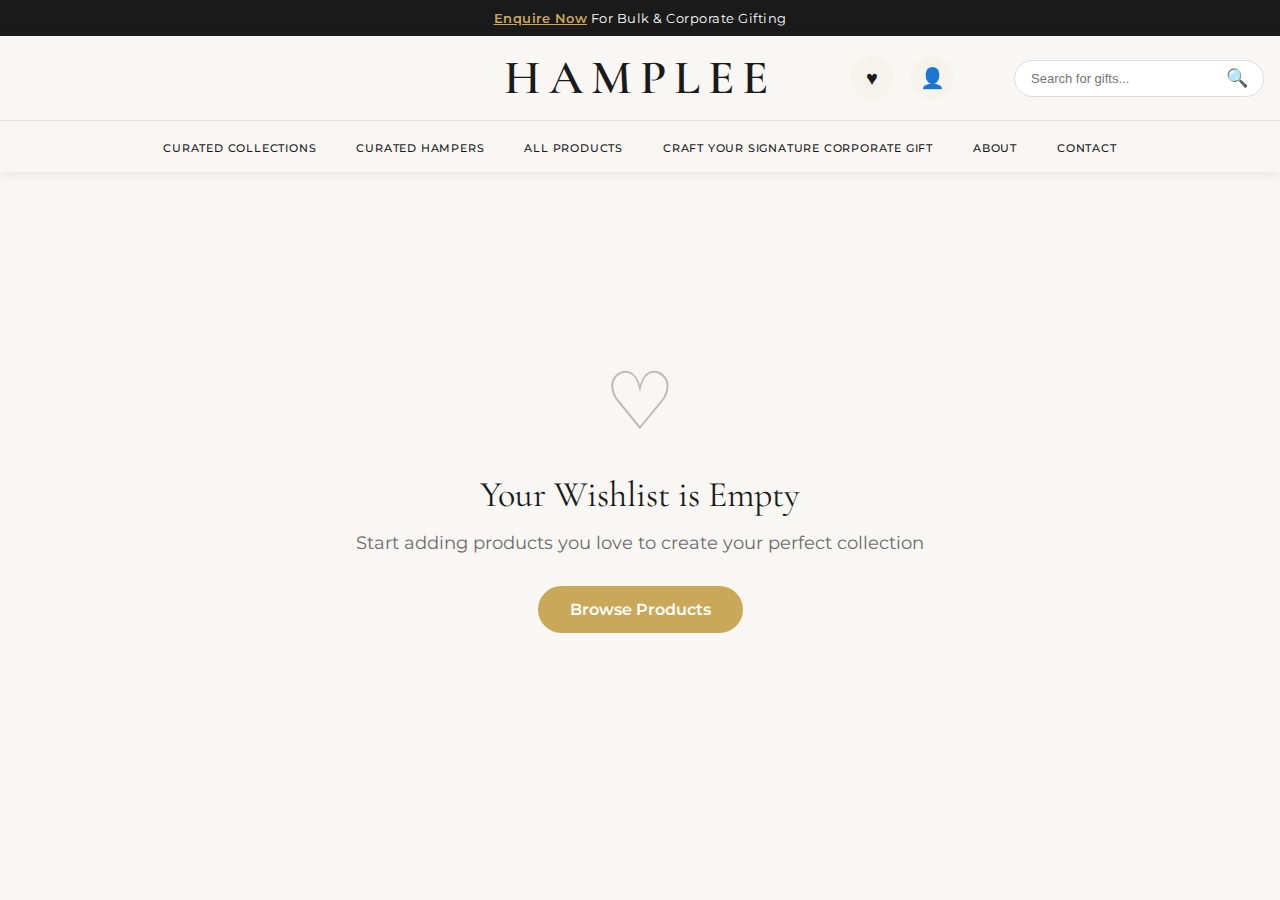
<file: liked-wishlist.html>
<!DOCTYPE html>
<html lang="en">
<head>
    <meta charset="UTF-8">
    <meta name="viewport" content="width=device-width, initial-scale=1.0">
    <title>Wishlist | Hamplee</title>
    <link rel="preconnect" href="https://fonts.googleapis.com">
    <link rel="preconnect" href="https://fonts.gstatic.com" crossorigin>
    <link href="https://fonts.googleapis.com/css2?family=Cormorant+Garamond:wght@300;400;500;600;700&family=Montserrat:wght@300;400;500;600;700&display=swap" rel="stylesheet">
    
    <style>
        * {
            margin: 0;
            padding: 0;
            box-sizing: border-box;
        }

        :root {
            --gold: #C9A959;
            --dark: #1A1A1A;
            --light: #F8F7F4;
            --white: #FFFFFF;
            --grey: #6B6B6B;
            --text: #333333;
            --accent-color: #C9A959;
        }
    </style>
    
    <!-- Reusable Navigation Styles -->
    <link rel="stylesheet" href="nav.css">
    
    <!-- Load navigation script early to prevent flicker -->
    <script src="nav.js" defer></script>
    
    <style>

        body {
            font-family: 'Montserrat', sans-serif;
            background: var(--light);
            color: var(--text);
        }

        h1, h2, h3 {
            font-family: 'Cormorant Garamond', serif;
            font-weight: 400;
            line-height: 1.2;
        }

        /* Page Content */
        .page-content {
            padding-top: 60px;
        }

        .page-header {
            text-align: center;
            padding: 80px 40px 60px;
            background: linear-gradient(135deg, #F8F7F4 0%, #FFFFFF 100%);
            margin-bottom: 60px;
        }

        .page-header h1 {
            font-size: 42px;
            color: var(--dark);
            margin-bottom: 20px;
            font-weight: 300;
            letter-spacing: 1.5px;
            line-height: 1.3;
        }

        .page-header p {
            font-size: 16px;
            color: var(--grey);
            max-width: 900px;
            margin: 0 auto;
            letter-spacing: 0.8px;
            line-height: 1.6;
            font-weight: 400;
        }

        .wishlist-actions {
            display: flex;
            justify-content: space-between;
            align-items: center;
            margin: 0 auto 40px;
            padding: 20px;
            background: white;
            border-radius: 12px;
            max-width: 1400px;
        }

        .wishlist-count {
            font-size: 18px;
            color: var(--dark);
            font-weight: 600;
        }

        .btn {
            padding: 14px 32px;
            background: var(--gold);
            color: white;
            border: none;
            border-radius: 50px;
            font-weight: 600;
            cursor: pointer;
            transition: all 0.3s ease;
            text-decoration: none;
            display: inline-block;
        }

        .btn:hover {
            background: var(--dark);
            transform: translateY(-2px);
        }

        .btn-outline {
            background: transparent;
            color: var(--gold);
            border: 2px solid var(--gold);
        }

        .btn-outline:hover {
            background: var(--gold);
            color: white;
        }

        /* Products Grid */
        .products-grid {
            display: grid;
            grid-template-columns: repeat(auto-fill, minmax(300px, 1fr));
            gap: 32px;
            margin: 0 auto 60px;
            max-width: 1400px;
            padding: 0 40px;
        }

        .product-card {
            background: white;
            border-radius: 12px;
            overflow: hidden;
            box-shadow: 0 4px 20px rgba(0,0,0,0.08);
            transition: all 0.3s ease;
            position: relative;
        }

        .product-card:hover {
            transform: translateY(-8px);
            box-shadow: 0 8px 30px rgba(0,0,0,0.12);
        }

        .product-image {
            position: relative;
            width: 100%;
            height: 300px;
            overflow: hidden;
            background: var(--light);
        }

        .product-image img {
            width: 100%;
            height: 100%;
            object-fit: contain;
            transition: transform 0.3s ease;
        }

        .product-card:hover .product-image img {
            transform: scale(1.05);
        }

        .remove-btn {
            position: absolute;
            top: 16px;
            right: 16px;
            width: 36px;
            height: 36px;
            background: white;
            border: none;
            border-radius: 50%;
            cursor: pointer;
            display: flex;
            align-items: center;
            justify-content: center;
            font-size: 20px;
            color: var(--dark);
            transition: all 0.3s ease;
            z-index: 10;
        }

        .remove-btn:hover {
            background: #ff4444;
            color: white;
            transform: scale(1.1);
        }

        .product-info {
            padding: 24px;
        }

        .product-category {
            font-size: 12px;
            color: var(--gold);
            text-transform: uppercase;
            letter-spacing: 1px;
            font-weight: 600;
            margin-bottom: 8px;
        }

        .product-name {
            font-size: 22px;
            color: var(--dark);
            margin-bottom: 12px;
        }

        .product-description {
            font-size: 14px;
            color: var(--grey);
            line-height: 1.6;
            margin-bottom: 16px;
        }

        .product-price {
            font-size: 24px;
            color: var(--gold);
            font-weight: 700;
        }

        .empty-state {
            text-align: center;
            padding: 120px 40px;
            max-width: 1400px;
            margin: 0 auto;
        }

        .empty-state-icon {
            font-size: 80px;
            margin-bottom: 24px;
            opacity: 0.3;
        }

        .empty-state h2 {
            font-size: 36px;
            color: var(--dark);
            margin-bottom: 16px;
        }

        .empty-state p {
            font-size: 18px;
            color: var(--grey);
            margin-bottom: 32px;
        }

        /* Notification */
        .wishlist-notification {
            position: fixed;
            top: 100px;
            right: 30px;
            background: var(--accent-color);
            color: white;
            padding: 16px 24px;
            border-radius: 8px;
            font-size: 14px;
            font-weight: 500;
            box-shadow: 0 4px 12px rgba(0,0,0,0.15);
            transform: translateX(400px);
            transition: transform 0.3s ease;
            z-index: 10000;
        }

        .wishlist-notification.show {
            transform: translateX(0);
        }

        /* Responsive */
        @media (max-width: 768px) {
            .page-header h1 {
                font-size: 36px;
            }

            .products-grid {
                grid-template-columns: 1fr;
            }

            .wishlist-actions {
                flex-direction: column;
                gap: 16px;
            }
        }
    </style>
</head>
<body>
    <!-- Navigation placeholder to prevent layout shift -->
    <div class="nav-placeholder"></div>
    
    <!-- Navigation loaded via nav.js -->

    <div class="page-content">
        <div class="page-header">
            <h1>♥ Your Wishlist</h1>
            <p>Your curated selection of favorite products</p>
        </div>

        <div id="wishlistActions" class="wishlist-actions" style="display: none;">
            <div class="wishlist-count">
                <span id="wishlistCount">0</span> items in your wishlist
            </div>
            <div style="display: flex; gap: 16px;">
                <button class="btn btn-outline" onclick="clearWishlist()">Clear All</button>
                <a href="mood-board.html?skip=true" class="btn">Request Quote for Selected Items</a>
            </div>
        </div>

        <div id="productsGrid" class="products-grid"></div>

        <div id="emptyState" class="empty-state">
            <div class="empty-state-icon">♡</div>
            <h2>Your Wishlist is Empty</h2>
            <p>Start adding products you love to create your perfect collection</p>
            <a href="products.html" class="btn">Browse Products</a>
        </div>
    </div>

    <script>
        let likedWishlist = JSON.parse(localStorage.getItem('likedWishlist')) || [];

        function renderWishlist() {
            const grid = document.getElementById('productsGrid');
            const emptyState = document.getElementById('emptyState');
            const wishlistActions = document.getElementById('wishlistActions');
            const wishlistCount = document.getElementById('wishlistCount');
            const pageHeader = document.querySelector('.page-header');

            if (likedWishlist.length === 0) {
                grid.style.display = 'none';
                wishlistActions.style.display = 'none';
                pageHeader.style.display = 'none';
                emptyState.style.display = 'block';
                return;
            }

            grid.style.display = 'grid';
            wishlistActions.style.display = 'flex';
            pageHeader.style.display = 'block';
            emptyState.style.display = 'none';
            wishlistCount.textContent = likedWishlist.length;

            grid.innerHTML = likedWishlist.map((product, index) => {
                // Get first image
                let imageSrc = '';
                if (product.images) {
                    imageSrc = product.images[0];
                } else if (product.image) {
                    imageSrc = Array.isArray(product.image) ? product.image[0] : product.image;
                }

                return `
                <div class="product-card">
                    <div class="product-image">
                        <img src="${imageSrc}" alt="${product.name}">
                        <button class="remove-btn" onclick="removeFromWishlist(${product.id})" title="Remove from wishlist">×</button>
                    </div>
                    <div class="product-info">
                        <div class="product-category">${product.category}</div>
                        <h3 class="product-name">${product.name}</h3>
                        <p class="product-description">${product.description}</p>
                        <div class="product-price">₹${product.price.toLocaleString()}</div>
                    </div>
                </div>
                `;
            }).join('');
        }

        function removeFromWishlist(productId) {
            const index = likedWishlist.findIndex(p => p.id === productId);
            if (index !== -1) {
                likedWishlist.splice(index, 1);
                localStorage.setItem('likedWishlist', JSON.stringify(likedWishlist));
                renderWishlist();
                
                // Update navigation counter
                if (typeof updateWishlistCount === 'function') {
                    updateWishlistCount();
                }
                
                showNotification('Removed from wishlist');
            }
        }

        function clearWishlist() {
            if (confirm('Are you sure you want to clear all items from your wishlist?')) {
                likedWishlist = [];
                localStorage.setItem('likedWishlist', JSON.stringify(likedWishlist));
                renderWishlist();
                
                // Update navigation counter
                if (typeof updateWishlistCount === 'function') {
                    updateWishlistCount();
                }
                
                showNotification('Wishlist cleared');
            }
        }

        function showNotification(message) {
            const notification = document.createElement('div');
            notification.className = 'wishlist-notification';
            notification.textContent = message;
            document.body.appendChild(notification);
            
            setTimeout(() => notification.classList.add('show'), 10);
            
            setTimeout(() => {
                notification.classList.remove('show');
                setTimeout(() => notification.remove(), 300);
            }, 3000);
        }

        // Initialize
        document.addEventListener('DOMContentLoaded', renderWishlist);
    </script>
</body>
</html>
</file>
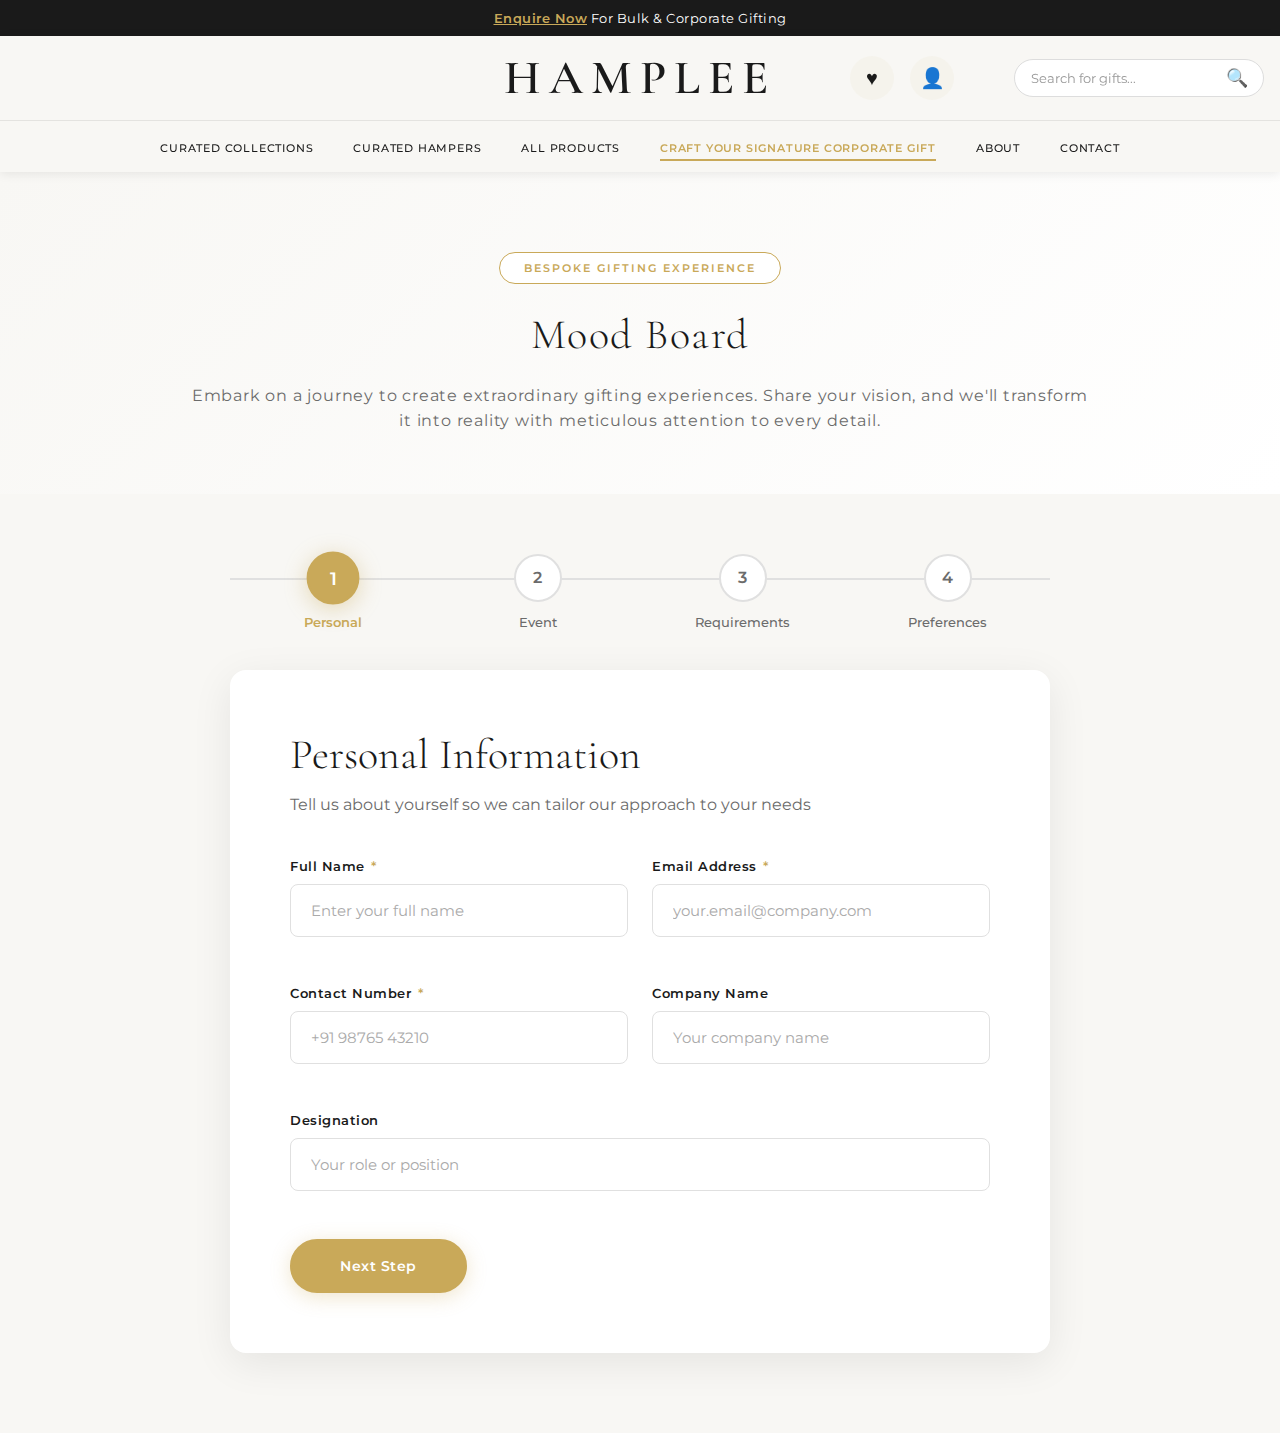
<file: mood-board.html>
<!DOCTYPE html>
<html lang="en">
<head>
    <meta charset="UTF-8">
    <meta name="viewport" content="width=device-width, initial-scale=1.0">
    <title>Mood Board - Create Your Perfect Hamper | Hamplee</title>
    <link rel="preconnect" href="https://fonts.googleapis.com">
    <link rel="preconnect" href="https://fonts.gstatic.com" crossorigin>
    <link href="https://fonts.googleapis.com/css2?family=Cormorant+Garamond:wght@300;400;500;600;700&family=Montserrat:wght@300;400;500;600;700&display=swap" rel="stylesheet">
    
    <!-- Reusable Navigation Styles -->
    <link rel="stylesheet" href="nav.css">
    
    <!-- Load navigation script early to prevent flicker -->
    <script src="nav.js" defer></script>
    
    <style>
        * {
            margin: 0;
            padding: 0;
            box-sizing: border-box;
        }

        :root {
            --gold: #C9A959;
            --dark: #1A1A1A;
            --light: #F8F7F4;
            --white: #FFFFFF;
            --grey: #6B6B6B;
            --text: #333333;
        }

        body {
            font-family: 'Montserrat', sans-serif;
            background: var(--light);
            min-height: 100vh;
            color: var(--text);
        }

        h1, h2, h3 {
            font-family: 'Cormorant Garamond', serif;
            font-weight: 400;
            line-height: 1.2;
        }

        /* Hero Section */
        .hero-section {
            text-align: center;
            padding: 80px 40px 60px;
            background: linear-gradient(135deg, #F8F7F4 0%, #FFFFFF 100%);
            animation: fadeInDown 0.8s ease;
        }

        .hero-badge {
            display: inline-block;
            padding: 8px 24px;
            background: var(--white);
            border: 1px solid var(--gold);
            border-radius: 50px;
            color: var(--gold);
            font-size: 11px;
            font-weight: 600;
            letter-spacing: 2px;
            text-transform: uppercase;
            margin-bottom: 24px;
        }

        .hero-section h1 {
            font-size: 42px;
            font-weight: 300;
            color: var(--dark);
            margin-bottom: 20px;
            letter-spacing: 1.5px;
            line-height: 1.3;
        }

        .hero-section p {
            font-size: 16px;
            color: var(--grey);
            max-width: 900px;
            margin: 0 auto;
            letter-spacing: 0.8px;
            line-height: 1.6;
            font-weight: 400;
        }

        /* Progress Bar */
        .progress-container {
            max-width: 900px;
            margin: 60px auto 40px;
            padding: 0 40px;
        }

        .progress-steps {
            display: flex;
            justify-content: space-between;
            position: relative;
        }

        .progress-line {
            position: absolute;
            top: 24px;
            left: 0;
            right: 0;
            height: 2px;
            background: #E0E0E0;
            z-index: 1;
        }

        .progress-line-fill {
            height: 100%;
            background: var(--gold);
            transition: width 0.6s cubic-bezier(0.4, 0, 0.2, 1);
            box-shadow: 0 0 10px rgba(201, 169, 89, 0.3);
        }

        .progress-step {
            display: flex;
            flex-direction: column;
            align-items: center;
            position: relative;
            z-index: 2;
            flex: 1;
        }

        .step-circle {
            width: 48px;
            height: 48px;
            border-radius: 50%;
            background: var(--white);
            border: 2px solid #E0E0E0;
            display: flex;
            align-items: center;
            justify-content: center;
            font-weight: 600;
            color: var(--grey);
            transition: all 0.4s cubic-bezier(0.4, 0, 0.2, 1);
            margin-bottom: 12px;
            font-family: 'Montserrat', sans-serif;
        }

        .progress-step.active .step-circle {
            background: var(--gold);
            border-color: var(--gold);
            color: var(--white);
            transform: scale(1.1);
            box-shadow: 0 4px 20px rgba(201, 169, 89, 0.4);
        }

        .progress-step.completed .step-circle {
            background: var(--gold);
            border-color: var(--gold);
            color: var(--white);
        }

        .step-label {
            font-size: 13px;
            color: var(--grey);
            font-weight: 500;
            text-align: center;
            transition: color 0.3s ease;
        }

        .progress-step.active .step-label,
        .progress-step.completed .step-label {
            color: var(--gold);
            font-weight: 600;
        }

        /* Form Container */
        .form-container {
            max-width: 900px;
            margin: 0 auto 80px;
            padding: 0 40px;
        }

        .form-card {
            background: var(--white);
            border-radius: 16px;
            padding: 60px;
            box-shadow: 0 10px 40px rgba(0, 0, 0, 0.08);
            position: relative;
        }

        /* Step Content */
        .step-content {
            display: none;
            animation: fadeInRight 0.5s ease;
        }

        .step-content.active {
            display: block;
        }

        .step-title {
            font-size: 42px;
            font-weight: 300;
            color: var(--dark);
            margin-bottom: 12px;
            font-family: 'Cormorant Garamond', serif;
        }

        .step-description {
            font-size: 16px;
            color: var(--grey);
            margin-bottom: 40px;
            line-height: 1.6;
        }

        /* Form Elements */
        .form-row {
            display: grid;
            grid-template-columns: 1fr 1fr;
            gap: 24px;
            margin-bottom: 24px;
        }

        .form-group {
            margin-bottom: 24px;
        }

        .form-group.full-width {
            grid-column: 1 / -1;
        }

        label {
            display: block;
            font-size: 13px;
            font-weight: 600;
            color: var(--dark);
            margin-bottom: 10px;
            letter-spacing: 0.5px;
        }

        label .required {
            color: var(--gold);
            margin-left: 2px;
        }

        input[type="text"],
        input[type="email"],
        input[type="tel"],
        input[type="number"],
        input[type="date"],
        select,
        textarea {
            width: 100%;
            padding: 16px 20px;
            border: 1px solid #E0E0E0;
            border-radius: 8px;
            font-size: 15px;
            font-family: 'Montserrat', sans-serif;
            color: var(--dark);
            transition: all 0.3s ease;
            background: var(--white);
        }
        
        /* Exclude navigation search from these styles */
        .search-box input[type="text"] {
            width: 250px;
            padding: 10px 75px 10px 16px;
            border: 1px solid #ddd;
            border-radius: 25px;
            font-size: 13px;
        }

        input::placeholder,
        textarea::placeholder {
            color: #AAAAAA;
        }
        
        /* Exclude navigation search from placeholder styles */
        .search-box input::placeholder {
            color: #999;
        }

        input:focus,
        select:focus,
        textarea:focus {
            outline: none;
            border-color: var(--gold);
            box-shadow: 0 0 0 3px rgba(201, 169, 89, 0.1);
        }
        
        /* Navigation search focus should use its own styles */
        .search-box input:focus {
            border-color: var(--gold);
            box-shadow: 0 0 0 3px rgba(201, 169, 89, 0.1);
        }

        textarea {
            min-height: 120px;
            resize: vertical;
            line-height: 1.6;
        }

        .helper-text {
            font-size: 12px;
            color: var(--grey);
            margin-top: 8px;
            font-style: italic;
            line-height: 1.5;
        }

        /* Budget Cards */
        .budget-grid {
            display: grid;
            grid-template-columns: repeat(2, 1fr);
            gap: 20px;
            margin-top: 20px;
        }

        .budget-card {
            position: relative;
        }

        .budget-card input[type="radio"] {
            position: absolute;
            opacity: 0;
            width: 0;
            height: 0;
        }

        .budget-label {
            display: flex;
            flex-direction: column;
            align-items: center;
            justify-content: center;
            padding: 32px 24px;
            background: var(--white);
            border: 2px solid #E0E0E0;
            border-radius: 12px;
            cursor: pointer;
            transition: all 0.3s cubic-bezier(0.4, 0, 0.2, 1);
            position: relative;
        }

        .budget-amount {
            font-size: 28px;
            font-weight: 600;
            color: var(--dark);
            margin-bottom: 8px;
            font-family: 'Cormorant Garamond', serif;
            transition: color 0.3s ease;
        }

        .budget-desc {
            font-size: 12px;
            color: var(--grey);
            font-weight: 500;
            letter-spacing: 1px;
        }

        .budget-card input[type="radio"]:checked + .budget-label {
            background: linear-gradient(135deg, #FFF9E6 0%, #FFF5D6 100%);
            border-color: var(--gold);
            transform: translateY(-4px);
            box-shadow: 0 8px 30px rgba(201, 169, 89, 0.25);
        }

        .budget-card input[type="radio"]:checked + .budget-label .budget-amount {
            color: var(--gold);
        }

        .budget-label:hover {
            border-color: var(--gold);
            transform: translateY(-2px);
            box-shadow: 0 4px 20px rgba(0, 0, 0, 0.08);
        }

        /* Navigation Buttons */
        .form-navigation {
            display: flex;
            justify-content: space-between;
            margin-top: 48px;
            gap: 16px;
        }

        .nav-btn {
            padding: 16px 48px;
            border-radius: 50px;
            font-size: 14px;
            font-weight: 600;
            cursor: pointer;
            transition: all 0.3s ease;
            letter-spacing: 0.5px;
            border: none;
            font-family: 'Montserrat', sans-serif;
        }

        .btn-prev {
            background: transparent;
            color: var(--grey);
            border: 2px solid #E0E0E0;
        }

        .btn-prev:hover {
            border-color: var(--gold);
            color: var(--gold);
        }

        .btn-next,
        .btn-submit {
            background: var(--gold);
            color: var(--white);
            border: 2px solid var(--gold);
            box-shadow: 0 4px 20px rgba(201, 169, 89, 0.3);
        }

        .btn-next:hover,
        .btn-submit:hover {
            transform: translateY(-2px);
            box-shadow: 0 6px 30px rgba(201, 169, 89, 0.4);
        }

        .btn-next:active,
        .btn-submit:active {
            transform: translateY(0);
        }

        .nav-btn:disabled {
            opacity: 0.5;
            cursor: not-allowed;
            transform: none !important;
        }

        /* Success Message */
        .success-message {
            display: none;
            text-align: center;
            padding: 80px 40px;
            animation: fadeInUp 0.8s ease;
        }

        .success-message.active {
            display: block;
        }

        .success-animation {
            position: relative;
            width: 120px;
            height: 120px;
            margin: 0 auto 32px;
        }

        .success-circle {
            width: 120px;
            height: 120px;
            border-radius: 50%;
            background: var(--gold);
            display: flex;
            align-items: center;
            justify-content: center;
            animation: scaleIn 0.5s cubic-bezier(0.4, 0, 0.2, 1);
            box-shadow: 0 10px 40px rgba(201, 169, 89, 0.4);
        }

        .checkmark {
            width: 50px;
            height: 50px;
            stroke: var(--white);
            stroke-width: 3;
            stroke-linecap: round;
            stroke-dasharray: 100;
            stroke-dashoffset: 100;
            animation: drawCheck 0.6s ease 0.3s forwards;
        }

        .success-message h2 {
            font-size: 48px;
            color: var(--dark);
            margin-bottom: 16px;
            font-weight: 300;
            font-family: 'Cormorant Garamond', serif;
        }

        .success-message p {
            font-size: 16px;
            color: var(--grey);
            margin-bottom: 40px;
            line-height: 1.8;
            max-width: 600px;
            margin-left: auto;
            margin-right: auto;
        }

        /* Animations */
        @keyframes fadeInDown {
            from {
                opacity: 0;
                transform: translateY(-30px);
            }
            to {
                opacity: 1;
                transform: translateY(0);
            }
        }

        @keyframes fadeInUp {
            from {
                opacity: 0;
                transform: translateY(30px);
            }
            to {
                opacity: 1;
                transform: translateY(0);
            }
        }

        @keyframes fadeInRight {
            from {
                opacity: 0;
                transform: translateX(-20px);
            }
            to {
                opacity: 1;
                transform: translateX(0);
            }
        }

        @keyframes scaleIn {
            from {
                opacity: 0;
                transform: scale(0);
            }
            to {
                opacity: 1;
                transform: scale(1);
            }
        }

        @keyframes drawCheck {
            to {
                stroke-dashoffset: 0;
            }
        }

        /* Responsive */
        @media (max-width: 768px) {
            .hero-section {
                padding: 80px 20px 40px;
            }

            .hero-section h1 {
                font-size: 32px;
            }

            .hero-section p {
                font-size: 14px;
            }

            .form-card {
                padding: 40px 30px;
            }

            .form-row,
            .budget-grid {
                grid-template-columns: 1fr;
            }

            .nav-btn {
                padding: 14px 32px;
                font-size: 13px;
            }

            .progress-container {
                padding: 0 20px;
            }

            .step-label {
                font-size: 11px;
            }

            .preference-card {
                flex-direction: column;
                padding: 24px;
            }

            .preference-icon {
                width: 56px;
                height: 56px;
                font-size: 32px;
            }

            .vision-header {
                flex-direction: column;
                align-items: flex-start;
                gap: 16px;
            }

            .vision-icon {
                width: 64px;
                height: 64px;
                font-size: 40px;
            }

            .vision-section {
                padding: 28px;
            }

            .vision-header label {
                font-size: 20px;
            }

            .step-circle {
                width: 40px;
                height: 40px;
                font-size: 14px;
            }

            .step-title {
                font-size: 32px;
            }
        }

        @media (max-width: 480px) {
            .form-navigation {
                flex-direction: column;
            }

            .nav-btn {
                width: 100%;
            }
        }

        /* Product Selector Styles */
        .preference-section {
            display: flex;
            flex-direction: column;
            gap: 24px;
            margin-bottom: 40px;
        }

        .preference-card {
            background: linear-gradient(135deg, #FEFEFE 0%, #F8F7F4 100%);
            border: 2px solid #E8E8E8;
            border-radius: 16px;
            padding: 32px;
            display: flex;
            gap: 24px;
            align-items: flex-start;
            transition: all 0.3s ease;
        }

        .preference-card:hover {
            border-color: var(--gold);
            box-shadow: 0 8px 30px rgba(201, 169, 89, 0.15);
            transform: translateY(-2px);
        }

        .preference-icon {
            font-size: 40px;
            width: 64px;
            height: 64px;
            background: white;
            border-radius: 12px;
            display: flex;
            align-items: center;
            justify-content: center;
            flex-shrink: 0;
            box-shadow: 0 4px 15px rgba(0, 0, 0, 0.08);
        }

        .preference-content {
            flex: 1;
        }

        .preference-content label {
            display: block;
            font-size: 18px;
            font-weight: 600;
            color: var(--dark);
            margin-bottom: 8px;
            font-family: 'Cormorant Garamond', serif;
        }

        .preference-hint {
            font-size: 13px;
            color: var(--grey);
            margin-bottom: 16px;
            line-height: 1.5;
        }

        .selection-input-wrapper {
            position: relative;
        }

        .selection-display {
            min-height: 50px;
            max-height: 200px;
            padding: 16px 20px;
            background: var(--white);
            border: 2px dashed #D0D0D0;
            border-radius: 12px;
            cursor: pointer;
            transition: all 0.3s ease;
            display: flex;
            flex-wrap: wrap;
            gap: 8px;
            align-items: center;
            overflow-y: auto;
        }

        .selection-display::-webkit-scrollbar {
            width: 6px;
        }

        .selection-display::-webkit-scrollbar-track {
            background: var(--light);
            border-radius: 10px;
        }

        .selection-display::-webkit-scrollbar-thumb {
            background: var(--gold);
            border-radius: 10px;
        }

        .selection-display:hover {
            border-color: var(--gold);
            background: #FFFDF7;
        }

        .selection-display .placeholder {
            color: var(--grey);
            font-size: 14px;
            flex: 1;
        }

        .selection-display .browse-icon {
            color: var(--gold);
            font-size: 20px;
            font-weight: 600;
            transition: transform 0.3s ease;
            flex-shrink: 0;
        }

        .selection-display:hover .browse-icon {
            transform: translateX(4px);
        }

        .selection-display.has-items {
            border-style: solid;
            border-color: var(--gold);
            background: #FFFDF7;
        }

        .vision-section {
            background: linear-gradient(135deg, #FFFDF7 0%, #FFF9E6 100%);
            border: 2px solid var(--gold);
            border-radius: 16px;
            padding: 40px;
            margin-top: 32px;
        }

        .vision-header {
            display: flex;
            align-items: center;
            gap: 20px;
            margin-bottom: 24px;
        }

        .vision-icon {
            font-size: 48px;
            width: 72px;
            height: 72px;
            background: white;
            border-radius: 12px;
            display: flex;
            align-items: center;
            justify-content: center;
            box-shadow: 0 6px 20px rgba(201, 169, 89, 0.2);
        }

        .vision-header label {
            font-size: 24px;
            font-weight: 600;
            color: var(--dark);
            margin: 0;
            font-family: 'Cormorant Garamond', serif;
        }

        .vision-subtitle {
            font-size: 14px;
            color: var(--grey);
            margin: 8px 0 0 0;
        }

        .vision-section textarea {
            min-height: 180px;
            background: white;
            border: 2px solid var(--gold);
            border-radius: 12px;
        }

        .vision-section textarea:focus {
            border-color: var(--gold);
            box-shadow: 0 0 0 4px rgba(201, 169, 89, 0.1);
        }
            border: 2px solid #ddd;
            border-radius: 12px;
            padding: 16px;
            cursor: pointer;
            transition: all 0.3s ease;
            display: flex;
            flex-wrap: wrap;
            gap: 8px;
            align-items: flex-start;
            background: white;
            position: relative;
        }

        .selection-display:hover {
            border-color: var(--gold);
            box-shadow: 0 4px 15px rgba(201, 169, 89, 0.2);
        }

        .selection-display .placeholder {
            color: #999;
            font-size: 15px;
            flex: 1;
        }

        .browse-icon {
            font-size: 20px;
            opacity: 0.6;
        }

        .selected-tag {
            background: var(--gold);
            color: white;
            padding: 8px 12px;
            border-radius: 20px;
            font-size: 13px;
            display: inline-flex;
            align-items: center;
            gap: 6px;
            font-weight: 500;
            white-space: nowrap;
            max-width: 300px;
            overflow: hidden;
            text-overflow: ellipsis;
            flex-shrink: 0;
        }

        .remove-tag {
            cursor: pointer;
            font-size: 16px;
            font-weight: bold;
            opacity: 0.8;
            transition: opacity 0.2s;
        }

        .remove-tag:hover {
            opacity: 1;
        }

        /* Product Selector Modal */
        .product-selector-modal {
            display: none;
            position: fixed;
            top: 0;
            left: 0;
            width: 100%;
            height: 100%;
            background: rgba(0, 0, 0, 0.85);
            z-index: 10000;
            backdrop-filter: blur(10px);
            overflow-y: auto;
            padding: 40px 20px;
        }

        .product-selector-modal.active {
            display: flex;
            align-items: center;
            justify-content: center;
        }
        
        /* Hide navigation when modal is active */
        body.modal-open nav,
        body.modal-open .announcement-bar {
            display: none !important;
        }

        .product-selector-content {
            background: white;
            border-radius: 20px;
            width: 100%;
            max-width: 1600px;
            max-height: 95vh;
            height: 95vh;
            overflow: hidden;
            display: flex;
            flex-direction: column;
            animation: modalSlideIn 0.4s ease;
        }

        .product-selector-header {
            padding: 16px 24px;
            border-bottom: 2px solid var(--gold);
            display: flex;
            justify-content: space-between;
            align-items: center;
        }

        .product-selector-header h3 {
            font-size: 20px;
            color: var(--dark);
            margin: 0;
        }

        .close-selector {
            font-size: 28px;
            color: var(--dark);
            background: none;
            border: none;
            cursor: pointer;
            width: 36px;
            height: 36px;
            display: flex;
            align-items: center;
            justify-content: center;
            border-radius: 50%;
            transition: all 0.3s ease;
        }

        .close-selector:hover {
            background: var(--gold);
            color: white;
            transform: rotate(90deg);
        }

        .product-selector-body {
            flex: 1;
            overflow: hidden;
            padding: 0;
            background: var(--light);
        }

        #productsIframe {
            width: 100%;
            height: 100%;
            min-height: 700px;
            border: none;
        }

        .product-selector-footer {
            padding: 16px 24px;
            border-top: 2px solid var(--light);
            display: flex;
            justify-content: flex-end;
            gap: 12px;
        }

        .selector-btn {
            padding: 12px 28px;
            border-radius: 50px;
            font-weight: 600;
            font-size: 14px;
            cursor: pointer;
            transition: all 0.3s ease;
            border: 2px solid var(--gold);
        }

        .btn-cancel {
            background: white;
            color: var(--gold);
        }

        .btn-cancel:hover {
            background: var(--light);
            transform: translateY(-2px);
        }

        .btn-confirm {
            background: var(--gold);
            color: white;
        }

        .btn-confirm:hover {
            background: var(--dark);
            border-color: var(--dark);
            transform: translateY(-2px);
            box-shadow: 0 6px 20px rgba(26, 26, 26, 0.3);
        }

        @media (max-width: 768px) {
            .products-grid {
                grid-template-columns: repeat(auto-fill, minmax(140px, 1fr));
                gap: 15px;
            }

            .product-selector-header h3 {
                font-size: 22px;
            }

            .selector-categories {
                gap: 8px;
            }

            .category-filter {
                padding: 8px 16px;
                font-size: 12px;
            }
        }
    </style>
</head>
<body>
    <!-- Navigation placeholder to prevent layout shift -->
    <div class="nav-placeholder"></div>
    
    <!-- Navigation loaded via nav.js -->

    <!-- Hero Section -->
    <div class="hero-section">
        <div class="hero-badge">Bespoke Gifting Experience</div>
        <h1>Mood Board</h1>
        <p>Embark on a journey to create extraordinary gifting experiences. Share your vision, and we'll transform it into reality with meticulous attention to every detail.</p>
    </div>

    <!-- Progress Bar -->
    <div class="progress-container">
        <div class="progress-steps">
            <div class="progress-line">
                <div class="progress-line-fill" id="progressFill" style="width: 25%"></div>
            </div>
            <div class="progress-step active" data-step="1">
                <div class="step-circle">1</div>
                <div class="step-label">Personal</div>
            </div>
            <div class="progress-step" data-step="2">
                <div class="step-circle">2</div>
                <div class="step-label">Event</div>
            </div>
            <div class="progress-step" data-step="3">
                <div class="step-circle">3</div>
                <div class="step-label">Requirements</div>
            </div>
            <div class="progress-step" data-step="4">
                <div class="step-circle">4</div>
                <div class="step-label">Preferences</div>
            </div>
        </div>
    </div>

    <!-- Form Container -->
    <div class="form-container">
        <div class="form-card">
            <form id="moodBoardForm">
                <!-- Step 1: Personal Information -->
                <div class="step-content active" data-step="1">
                    <h2 class="step-title">Personal Information</h2>
                    <p class="step-description">Tell us about yourself so we can tailor our approach to your needs</p>
                    
                    <div class="form-row">
                        <div class="form-group">
                            <label for="name">Full Name <span class="required">*</span></label>
                            <input type="text" id="name" name="name" required placeholder="Enter your full name">
                        </div>
                        <div class="form-group">
                            <label for="email">Email Address <span class="required">*</span></label>
                            <input type="email" id="email" name="email" required placeholder="your.email@company.com">
                        </div>
                    </div>
                    <div class="form-row">
                        <div class="form-group">
                            <label for="contact">Contact Number <span class="required">*</span></label>
                            <input type="tel" id="contact" name="contact" required placeholder="+91 98765 43210">
                        </div>
                        <div class="form-group">
                            <label for="company">Company Name</label>
                            <input type="text" id="company" name="company" placeholder="Your company name">
                        </div>
                    </div>
                    <div class="form-group">
                        <label for="designation">Designation</label>
                        <input type="text" id="designation" name="designation" placeholder="Your role or position">
                    </div>
                </div>

                <!-- Step 2: Event Details -->
                <div class="step-content" data-step="2">
                    <h2 class="step-title">Event Details</h2>
                    <p class="step-description">Help us understand the occasion and timeline for your gifting needs</p>
                    
                    <div class="form-group">
                        <label for="event">Event or Initiative</label>
                        <input type="text" id="event" name="event" placeholder="e.g., Diwali Celebration, Employee Recognition, Client Appreciation">
                        <p class="helper-text">What's the occasion or reason for these gifts?</p>
                    </div>
                    <div class="form-group">
                        <label for="eventDate">Event Date</label>
                        <input type="date" id="eventDate" name="eventDate">
                        <p class="helper-text">When is your event taking place?</p>
                    </div>
                </div>

                <!-- Step 3: Order Requirements -->
                <div class="step-content" data-step="3">
                    <h2 class="step-title">Order Requirements</h2>
                    <p class="step-description">Let us know the scale and timeline for your order</p>
                    
                    <div class="form-row">
                        <div class="form-group">
                            <label for="quantity">Expected Quantity <span class="required">*</span></label>
                            <input type="number" id="quantity" name="quantity" required min="1" placeholder="Number of hampers">
                            <p class="helper-text">How many hampers do you need?</p>
                        </div>
                        <div class="form-group">
                            <label for="deliveryDate">Delivery Date <span class="required">*</span></label>
                            <input type="date" id="deliveryDate" name="deliveryDate" required>
                            <p class="helper-text">When do you need them delivered?</p>
                        </div>
                    </div>
                    <div class="form-group full-width">
                        <label>Budget Range per Hamper <span class="required">*</span></label>
                        <div class="budget-grid">
                            <div class="budget-card">
                                <input type="radio" id="budget1" name="budget" value="Below ₹1,000" required>
                                <label for="budget1" class="budget-label">
                                    <div class="budget-amount">< ₹1K</div>
                                    <div class="budget-desc">VALUE RANGE</div>
                                </label>
                            </div>
                            <div class="budget-card">
                                <input type="radio" id="budget2" name="budget" value="₹1,000 - ₹2,000">
                                <label for="budget2" class="budget-label">
                                    <div class="budget-amount">₹1K - ₹2K</div>
                                    <div class="budget-desc">PREMIUM RANGE</div>
                                </label>
                            </div>
                            <div class="budget-card">
                                <input type="radio" id="budget3" name="budget" value="₹2,000 - ₹3,000">
                                <label for="budget3" class="budget-label">
                                    <div class="budget-amount">₹2K - ₹3K</div>
                                    <div class="budget-desc">LUXURY RANGE</div>
                                </label>
                            </div>
                            <div class="budget-card">
                                <input type="radio" id="budget4" name="budget" value="Above ₹3,000">
                                <label for="budget4" class="budget-label">
                                    <div class="budget-amount">> ₹3K</div>
                                    <div class="budget-desc">ELITE RANGE</div>
                                </label>
                            </div>
                        </div>
                    </div>
                </div>

                <!-- Step 4: Preferences & Vision -->
                <div class="step-content" data-step="4">
                    <h2 class="step-title">Craft Your Perfect Hamper</h2>
                    <p class="step-description">Guide us through your preferences to create a truly personalized gifting experience</p>
                    
                    <!-- Preference Categories -->
                    <div class="preference-section">
                        <div class="preference-card">
                            <div class="preference-icon">🎯</div>
                            <div class="preference-content">
                                <label for="includeItems">Items You'd Love to Include</label>
                                <p class="preference-hint">Select products from our catalog that align with your vision</p>
                                <div class="selection-input-wrapper">
                                    <div class="selection-display" id="includeItemsDisplay" onclick="openProductSelector('include')">
                                        <span class="placeholder">Browse & Select Products</span>
                                        <span class="browse-icon">→</span>
                                    </div>
                                    <textarea id="includeItems" name="includeItems" style="display: none;"></textarea>
                                </div>
                            </div>
                        </div>

                        <div class="preference-card">
                            <div class="preference-icon">🔄</div>
                            <div class="preference-content">
                                <label for="previousItems">Previously Gifted Items</label>
                                <p class="preference-hint">Help us keep your gifts fresh and unique</p>
                                <textarea id="previousItems" name="previousItems" placeholder="List any items or categories you've gifted before that you'd like to avoid repeating..."></textarea>
                            </div>
                        </div>

                        <div class="preference-card">
                            <div class="preference-icon">🚫</div>
                            <div class="preference-content">
                                <label for="excludeItems">Specify any items you'd prefer not to include in the hamper</label>
                                <p class="preference-hint">Let us know what you'd prefer not to include</p>
                                <textarea id="excludeItems" name="excludeItems" placeholder="Any specific items or categories you'd prefer not to include in the hamper..."></textarea>
                            </div>
                        </div>
                    </div>

                    <!-- Vision Statement -->
                    <div class="vision-section">
                        <div class="vision-header">
                            <div class="vision-icon">✨</div>
                            <div>
                                <label for="expectations">Your Vision & Expectations <span class="required">*</span></label>
                                <p class="vision-subtitle">Help us understand the story you want to tell</p>
                            </div>
                        </div>
                        <textarea id="expectations" name="expectations" required placeholder="Share your vision...&#10;&#10;• What impression do you want to create?&#10;• What values should the hampers reflect?&#10;• What emotions should recipients feel?&#10;• Any specific themes or messages to convey?"></textarea>
                    </div>
                </div>

                <!-- Navigation Buttons -->
                <div class="form-navigation">
                    <button type="button" class="nav-btn btn-prev" id="prevBtn" onclick="changeStep(-1)">Previous</button>
                    <button type="button" class="nav-btn btn-next" id="nextBtn" onclick="changeStep(1)">Next Step</button>
                    <button type="submit" class="nav-btn btn-submit" id="submitBtn" style="display: none;">Submit Your Vision</button>
                </div>
            </form>
        </div>

        <!-- Success Message -->
        <div class="success-message" id="successMessage">
            <div class="form-card">
                <div class="success-animation">
                    <div class="success-circle">
                        <svg class="checkmark" viewBox="0 0 52 52">
                            <path fill="none" d="M14 27l7.8 7.8L38 18"/>
                        </svg>
                    </div>
                </div>
                <h2>Vision Received!</h2>
                <p>Thank you for sharing your vision with us. Our expert team will carefully review your requirements and craft a bespoke proposal that exceeds your expectations. We'll reach out within 24 hours.</p>
                <a href="index.html" class="back-btn">Return to Home</a>
            </div>
        </div>
    </div>

    <script>
        // Multi-step form logic
        let currentStep = 1;
        const totalSteps = 4;

        function showStep(step) {
            // Hide all steps
            document.querySelectorAll('.step-content').forEach(content => {
                content.classList.remove('active');
            });
            
            // Show current step
            document.querySelector(`.step-content[data-step="${step}"]`).classList.add('active');
            
            // Update progress
            document.querySelectorAll('.progress-step').forEach((stepEl, index) => {
                stepEl.classList.remove('active', 'completed');
                if (index + 1 < step) {
                    stepEl.classList.add('completed');
                } else if (index + 1 === step) {
                    stepEl.classList.add('active');
                }
            });
            
            // Update progress bar
            const progress = ((step - 1) / (totalSteps - 1)) * 100;
            document.getElementById('progressFill').style.width = progress + '%';
            
            // Update buttons
            document.getElementById('prevBtn').style.display = step === 1 ? 'none' : 'block';
            document.getElementById('nextBtn').style.display = step === totalSteps ? 'none' : 'block';
            document.getElementById('submitBtn').style.display = step === totalSteps ? 'block' : 'none';
        }

        function changeStep(direction) {
            const newStep = currentStep + direction;
            
            if (newStep < 1 || newStep > totalSteps) return;
            
            // Validate current step before moving forward
            if (direction > 0 && !validateStep(currentStep)) {
                return;
            }
            
            currentStep = newStep;
            showStep(currentStep);
            
            // Scroll to top
            window.scrollTo({ top: 0, behavior: 'smooth' });
        }

        function validateStep(step) {
            const stepContent = document.querySelector(`.step-content[data-step="${step}"]`);
            const requiredFields = stepContent.querySelectorAll('[required]');
            
            for (let field of requiredFields) {
                if (!field.value.trim()) {
                    field.focus();
                    field.style.borderColor = '#ff6b6b';
                    setTimeout(() => {
                        field.style.borderColor = '';
                    }, 2000);
                    return false;
                }
            }
            return true;
        }

        // Form submission
        document.getElementById('moodBoardForm').addEventListener('submit', function(e) {
            e.preventDefault();
            
            if (!validateStep(totalSteps)) {
                return;
            }
            
            const formData = new FormData(this);
            const data = Object.fromEntries(formData);
            
            // Add wishlist items if coming from skip mode
            const urlParams = new URLSearchParams(window.location.search);
            const skipToVision = urlParams.get('skip') === 'true';
            
            if (skipToVision) {
                const wishlistItems = JSON.parse(localStorage.getItem('likedWishlist') || '[]');
                const itemNames = wishlistItems.map(item => item.name).join(', ');
                data.includeItems = itemNames;
            }
            
            // Show loading state
            const submitBtn = document.getElementById('submitBtn');
            submitBtn.textContent = 'Submitting...';
            submitBtn.disabled = true;
            
            // Google Sheets endpoint
            const scriptURL = "https://script.google.com/macros/s/AKfycbyeQLC4-A85U9YFrvYQH_jSAdAMqyDapEQJyGChJ_9bIjqy_TxPIaAuBOUH6FUpiwIYnQ/exec";
            
            // Prepare data as labeled pipe-separated string
            const dataString = [
                `Name: ${data.name || 'N/A'}`,
                `Email: ${data.email || 'N/A'}`,
                `Contact: ${data.contact || 'N/A'}`,
                `Company: ${data.company || 'N/A'}`,
                `Designation: ${data.designation || 'N/A'}`,
                `Event/Initiative: ${data.event || 'N/A'}`,
                `Event Date: ${data.eventDate || 'N/A'}`,
                `Quantity: ${data.quantity || 'N/A'}`,
                `Delivery Date: ${data.deliveryDate || 'N/A'}`,
                `Budget: ${data.budget || 'N/A'}`,
                `Previously Gifted: ${data.previousItems || 'N/A'}`,
                `Items to Include: ${data.includeItems || 'N/A'}`,
                `Items to Exclude: ${data.excludeItems || 'N/A'}`,
                `Expectations: ${data.expectations || 'N/A'}`
            ].join(' | ');
            
            // Log for debugging
            console.log('Sending data:', dataString);
            
            const formParams = new URLSearchParams();
            formParams.append('address', 'MOOD_BOARD');
            formParams.append('contact', dataString);
            
            // Submit to Google Sheets
            fetch(scriptURL, {
                method: 'POST',
                headers: { 'Content-Type': 'application/x-www-form-urlencoded' },
                body: formParams.toString()
            })
            .then(response => response.text())
            .then(responseText => {
                console.log('Success:', responseText);
                
                // Hide form and show success
                document.querySelector('.form-card').style.display = 'none';
                document.getElementById('successMessage').classList.add('active');
                document.querySelector('.progress-container').style.display = 'none';
                
                // Scroll to top
                window.scrollTo({ top: 0, behavior: 'smooth' });
                
                // Reset form
                this.reset();
                submitBtn.textContent = 'Submit Your Vision';
                submitBtn.disabled = false;
                currentStep = 1;
            })
            .catch(error => {
                console.error('Error:', error);
                alert('There was an error submitting your form. Please try again or contact us directly.');
                
                // Reset button
                submitBtn.textContent = 'Submit Your Vision';
                submitBtn.disabled = false;
            });
        });

        // Set minimum dates
        const today = new Date().toISOString().split('T')[0];
        document.getElementById('deliveryDate').setAttribute('min', today);
        document.getElementById('eventDate').setAttribute('min', today);

        // Check if coming from wishlist
        const urlParams = new URLSearchParams(window.location.search);
        const skipToVision = urlParams.get('skip') === 'true';
        
        if (skipToVision) {
            // Hide the first 3 preference cards (Items to Include, Previously Gifted, Items to Exclude)
            const preferenceCards = document.querySelectorAll('.preference-card');
            if (preferenceCards.length >= 3) {
                preferenceCards[0].style.display = 'none'; // Items to Include
                preferenceCards[1].style.display = 'none'; // Previously Gifted
                preferenceCards[2].style.display = 'none'; // Items to Exclude
            }
        }
        
        // Initialize - always start at step 1
        showStep(1);
        
        // Populate Items to Include from Liked Wishlist
        populateFromLikedWishlist();
    </script>

    <script>
        // Populate Items to Include from Liked Wishlist
        function populateFromLikedWishlist() {
            const likedItems = JSON.parse(localStorage.getItem('likedWishlist') || '[]');
            
            if (likedItems.length > 0) {
                // Filter only products (not hampers)
                const products = likedItems.filter(item => item.type !== 'hamper');
                
                if (products.length > 0) {
                    // Convert to our selection format
                    selectedProducts.include = products.map(item => ({
                        id: item.id,
                        name: item.name,
                        category: item.category || 'Product'
                    }));
                    
                    // Update the display
                    const display = document.getElementById('includeItemsDisplay');
                    const textarea = document.getElementById('includeItems');
                    
                    display.innerHTML = selectedProducts.include.map(product => 
                        `<span class="selected-tag">${product.name} <span class="remove-tag" onclick="removeItem(event, 'include', '${product.id}')">×</span></span>`
                    ).join('');
                    
                    textarea.value = selectedProducts.include.map(p => p.name).join(', ');
                    
                    // Show notification
                    showLikedWishlistNotification(products.length);
                }
            }
        }
        
        function showLikedWishlistNotification(count) {
            // Create a subtle notification
            const notification = document.createElement('div');
            notification.style.cssText = `
                position: fixed;
                bottom: 30px;
                right: 30px;
                background: var(--gold);
                color: white;
                padding: 16px 24px;
                border-radius: 12px;
                box-shadow: 0 8px 30px rgba(201, 169, 89, 0.4);
                z-index: 10000;
                font-weight: 600;
                font-size: 15px;
                animation: slideInUp 0.4s ease;
            `;
            notification.textContent = `✓ ${count} item${count !== 1 ? 's' : ''} from your Liked Wishlist added to preferences`;
            
            document.body.appendChild(notification);
            
            setTimeout(() => {
                notification.style.animation = 'slideOutDown 0.4s ease';
                setTimeout(() => notification.remove(), 400);
            }, 3000);
        }
    </script>

    <!-- Product Selector Modal -->
    <div class="product-selector-modal" id="productSelectorModal">
        <div class="product-selector-content">
            <div class="product-selector-header">
                <h3 id="selectorTitle">Select Products to Include</h3>
                <button class="close-selector" onclick="closeProductSelector()">&times;</button>
            </div>
            
            <div class="product-selector-body">
                <iframe id="productsIframe" src="" frameborder="0"></iframe>
            </div>
            
            <div class="product-selector-footer">
                <button class="selector-btn btn-cancel" onclick="closeProductSelector()">Cancel</button>
                <button class="selector-btn btn-confirm" onclick="confirmSelection()">Confirm Selection</button>
            </div>
        </div>
    </div>

    <script>
        // Product Selection Logic
        let currentSelectionType = 'include'; // 'include' or 'exclude'
        let selectedProducts = {
            include: [],
            exclude: []
        };

        function openProductSelector(type) {
            currentSelectionType = type;
            const modal = document.getElementById('productSelectorModal');
            const title = document.getElementById('selectorTitle');
            const iframe = document.getElementById('productsIframe');
            
            title.textContent = type === 'include' 
                ? 'Browse & Select Products to Include' 
                : 'Browse & Select Products to Exclude';
            
            // If opening "include" and wishlist items are already loaded, ensure they're in selectedProducts
            if (type === 'include' && !selectedProducts.include.length) {
                const likedItems = JSON.parse(localStorage.getItem('likedWishlist') || '[]');
                const products = likedItems.filter(item => item.type !== 'hamper');
                
                if (products.length > 0) {
                    selectedProducts.include = products.map(item => ({
                        id: item.id,
                        name: item.name,
                        category: item.category || 'Product'
                    }));
                }
            }
            
            // Add modal-open class to body
            document.body.classList.add('modal-open');
            
            // Load products page with selection mode
            iframe.src = `products.html?mode=selection&type=${type}`;
            
            modal.classList.add('active');
            document.body.style.overflow = 'hidden';
        }

        function closeProductSelector() {
            const modal = document.getElementById('productSelectorModal');
            const iframe = document.getElementById('productsIframe');
            modal.classList.remove('active');
            document.body.style.overflow = 'auto';
            iframe.src = '';
            
            // Remove modal-open class from body
            document.body.classList.remove('modal-open');
        }

        // Listen for messages from iframe
        window.addEventListener('message', function(event) {
            console.log('Received message:', event.data);
            
            if (event.data.type === 'productSelection') {
                // Only update if products array is defined (not undefined or null)
                if (event.data.products !== undefined) {
                    selectedProducts[currentSelectionType] = event.data.products;
                    console.log('Updated selectedProducts:', selectedProducts);
                }
            }
            
            // Handle wishlist update from iframe
            if (event.data.type === 'wishlistUpdate') {
                console.log('Wishlist updated, new count:', event.data.count);
                
                // Update the wishlist counter
                if (typeof updateWishlistCount === 'function') {
                    updateWishlistCount();
                } else if (typeof window.updateWishlistCount === 'function') {
                    window.updateWishlistCount();
                } else if (typeof updateLikedWishlistCount === 'function') {
                    updateLikedWishlistCount();
                } else if (typeof window.updateLikedWishlistCount === 'function') {
                    window.updateLikedWishlistCount();
                }
            }
        });

        function confirmSelection() {
            const products = selectedProducts[currentSelectionType];
            console.log('Confirming selection:', products);
            const displayId = currentSelectionType + 'ItemsDisplay';
            const textareaId = currentSelectionType + 'Items';
            
            const display = document.getElementById(displayId);
            const textarea = document.getElementById(textareaId);
            
            if (products && products.length > 0) {
                // Clear the placeholder and add selected tags
                display.innerHTML = '';
                display.classList.add('has-items');
                
                products.forEach(product => {
                    const tag = document.createElement('span');
                    tag.className = 'selected-tag';
                    tag.innerHTML = `${product.name} <span class="remove-tag" onclick="removeItem(event, '${currentSelectionType}', '${product.id}')">×</span>`;
                    display.appendChild(tag);
                });
                
                textarea.value = products.map(p => p.name).join(', ');
            } else {
                display.classList.remove('has-items');
                display.innerHTML = '<span class="placeholder">Browse & Select Products</span><span class="browse-icon">→</span>';
                textarea.value = '';
            }
            
            closeProductSelector();
        }

        function removeItem(event, type, productId) {
            event.stopPropagation();
            
            const index = selectedProducts[type].findIndex(p => p.id == productId);
            if (index > -1) {
                selectedProducts[type].splice(index, 1);
            }
            
            // Update display
            currentSelectionType = type;
            confirmSelection();
        }
    </script>
</body>
</html>
</file>
<file: nav.css>
/* Reusable Navigation Styles for Hamplee */

/* Prevent layout shift with navigation placeholder */
.nav-placeholder {
    height: 120px;
    background: var(--light);
}

/* Hide placeholder once nav loads */
body.nav-loaded .nav-placeholder {
    display: none;
    height: 0;
}

/* Show nav immediately - no opacity transitions on mobile */
.announcement-bar,
nav {
    opacity: 1;
    transition: opacity 0.3s ease;
}

/* Announcement Bar */
.announcement-bar {
    background: var(--dark);
    color: var(--white);
    padding: 10px 0;
    font-size: 13px;
    text-align: center;
    letter-spacing: 0.5px;
}

.announcement-bar a {
    color: var(--gold);
    text-decoration: underline;
    font-weight: 600;
}

/* Navigation */
nav {
    position: sticky;
    top: 0;
    width: 100%;
    background: var(--light);
    z-index: 1000;
    box-shadow: 0 2px 10px rgba(0,0,0,0.08);
}

.nav-wrapper {
    border-bottom: 1px solid rgba(0,0,0,0.08);
}

.nav-main {
    max-width: 100%;
    margin: 0 auto;
    padding: 20px 60px;
    display: flex;
    justify-content: flex-end;
    align-items: center;
    position: relative;
}

.logo {
    font-family: 'Cormorant Garamond', serif !important;
    font-size: 48px !important;
    font-weight: 600 !important;
    color: var(--dark) !important;
    text-decoration: none;
    letter-spacing: 8px !important;
    text-transform: uppercase !important;
    display: inline-block;
    position: absolute;
    left: 50%;
    transform: translateX(-50%);
}

.logo:hover {
    color: var(--gold) !important;
}

.nav-right {
    display: flex;
    gap: 16px;
    align-items: center;
}

.search-box {
    position: relative;
}

.search-box input {
    padding: 10px 75px 10px 16px;
    border: 1px solid #ddd;
    border-radius: 25px;
    font-size: 13px;
    width: 250px;
    transition: all 0.3s ease;
}

.search-box input:focus {
    outline: none;
    border-color: var(--gold);
    box-shadow: 0 0 0 3px rgba(201, 169, 89, 0.1);
}

.search-box button {
    position: absolute;
    top: 50%;
    transform: translateY(-50%);
    background: none;
    border: none;
    cursor: pointer;
    transition: all 0.3s ease;
}

.search-box .search-btn {
    right: 8px;
    font-size: 18px;
    padding: 4px 8px;
}

.search-box .search-clear-btn {
    right: 42px;
    font-size: 24px;
    padding: 0px 6px;
    color: var(--grey);
    display: flex;
    align-items: center;
    justify-content: center;
    width: 24px;
    height: 24px;
    border-radius: 50%;
    line-height: 1;
}

.search-box .search-clear-btn:hover {
    background: rgba(201, 169, 89, 0.1);
    color: var(--gold);
}

.search-box .search-divider {
    position: absolute;
    right: 41px;
    top: 50%;
    transform: translateY(-50%);
    width: 2px;
    height: 20px;
    background: #aaa;
    z-index: 1;
}

.search-box button:hover {
    color: var(--gold);
}

.nav-icon {
    width: 44px;
    height: 44px;
    border-radius: 50%;
    display: flex;
    align-items: center;
    justify-content: center;
    color: var(--dark);
    text-decoration: none;
    font-size: 20px;
    transition: all 0.3s ease;
    position: relative;
    background: rgba(201, 169, 89, 0.05);
}

.nav-icon:hover {
    background: var(--gold);
    color: var(--white);
    transform: translateY(-3px);
    box-shadow: 0 6px 20px rgba(201, 169, 89, 0.3);
}

.liked-wishlist-badge {
    position: absolute;
    top: -4px;
    right: -4px;
    background: var(--gold);
    color: white;
    border-radius: 50%;
    width: 20px;
    height: 20px;
    font-size: 11px;
    display: none;
    align-items: center;
    justify-content: center;
    font-weight: 700;
    border: 2px solid var(--light);
}

.nav-links li {
    margin: 0;
    padding: 0;
}

.nav-links a {
    color: var(--dark);
    text-decoration: none;
    font-size: 11px;
    font-weight: 500;
    letter-spacing: 0.8px;
    transition: all 0.3s ease;
    position: relative;
    text-rendering: optimizeLegibility;
    -webkit-font-smoothing: antialiased;
    -moz-osx-font-smoothing: grayscale;
}

.nav-links a::after {
    content: '';
    position: absolute;
    bottom: -6px;
    left: 0;
    width: 0;
    height: 1px;
    background: var(--gold);
    transition: width 0.3s ease;
}

.nav-links a:hover {
    color: var(--gold);
}

.nav-links a:hover::after {
    width: 100%;
}

.nav-links a.active {
    color: var(--gold);
    font-weight: 600;
}

.nav-links a.active::after {
    width: 100%;
    height: 2px;
}

/* Mobile Menu Toggle (Hamburger) */
.mobile-menu-toggle {
    display: none;
    flex-direction: column;
    justify-content: space-between;
    width: 26px;
    height: 20px;
    background: none;
    border: none;
    cursor: pointer;
    padding: 0;
    z-index: 1002;
    transition: opacity 0.15s ease;
    opacity: 0;
}

@media (max-width: 1100px) {
    .mobile-menu-toggle {
        opacity: 1;
    }
}

.hamburger-line {
    width: 100%;
    height: 2.5px;
    background: var(--dark);
    border-radius: 2px;
    transition: all 0.3s cubic-bezier(0.4, 0, 0.2, 1);
}

/* Hamburger animation when menu is open */
body.mobile-menu-open .mobile-menu-toggle .hamburger-line:nth-child(1) {
    transform: translateY(8.75px) rotate(45deg);
}

body.mobile-menu-open .mobile-menu-toggle .hamburger-line:nth-child(2) {
    opacity: 0;
    transform: translateX(-10px);
}

body.mobile-menu-open .mobile-menu-toggle .hamburger-line:nth-child(3) {
    transform: translateY(-8.75px) rotate(-45deg);
}

/* Mobile Drawer Overlay */
.mobile-drawer-overlay {
    display: none;
    position: fixed;
    top: 0;
    left: 0;
    width: 100%;
    height: 100%;
    background: rgba(0, 0, 0, 0.6);
    z-index: 9999;
    opacity: 0;
    transition: opacity 0.3s ease;
    pointer-events: none;
}

body.mobile-menu-open .mobile-drawer-overlay {
    display: block;
    opacity: 1;
    pointer-events: auto;
}

/* Drawer Close Button */
.drawer-close-btn {
    display: none;
    position: absolute;
    top: 20px;
    right: 20px;
    width: 36px;
    height: 36px;
    background: transparent;
    border: none;
    font-size: 32px;
    line-height: 1;
    color: var(--dark);
    cursor: pointer;
    z-index: 1001;
    transition: all 0.3s ease;
}

.drawer-close-btn:hover {
    color: var(--gold);
    transform: rotate(90deg);
}

/* Drawer Header */
.drawer-header {
    display: none;
    padding: 24px 30px;
    border-bottom: 1px solid rgba(0, 0, 0, 0.08);
}

.drawer-logo {
    font-family: 'Cormorant Garamond', serif;
    font-size: 32px;
    font-weight: 600;
    color: var(--dark);
    text-decoration: none;
    letter-spacing: 6px;
}

/* Drawer Section */
.drawer-section {
    display: none;
}

.drawer-section-title {
    padding: 24px 30px 12px;
    font-family: 'Montserrat', sans-serif;
    font-size: 11px;
    font-weight: 600;
    letter-spacing: 1.5px;
    text-transform: uppercase;
    color: var(--grey);
}

/* Nav Links Wrapper for Drawer */
.nav-links-wrapper {
    display: block;
    background: var(--light);
    width: 100%;
    text-align: center;
    transition: all 0.15s ease;
}

/* Desktop default - show nav links */
.drawer-section {
    display: block;
    width: 100%;
    transition: all 0.15s ease;
}

.nav-links {
    display: flex;
    flex-direction: row;
    list-style: none;
    margin: 0 auto;
    padding: 16px 60px;
    justify-content: center;
    gap: 40px;
    width: 100%;
    max-width: 1400px;
    transition: all 0.15s ease;
}

/* Responsive Navigation */
@media (max-width: 1200px) {
    .nav-main {
        padding: 20px 40px;
    }
    
    .search-box input {
        width: 200px;
    }
    
    .nav-links {
        gap: 24px;
        padding: 16px 40px;
        font-size: 12px;
    }
}

@media (max-width: 1100px) {
    /* Show hamburger menu */
    .mobile-menu-toggle {
        display: flex !important;
        position: absolute;
        left: 20px;
        top: 50%;
        transform: translateY(-50%);
        visibility: visible !important;
    }
    
    .nav-main {
        padding: 16px 20px;
        justify-content: center;
        position: relative;
        min-height: 70px;
        height: 70px;
        width: 100%;
        display: block;
    }
    
    .logo {
        font-size: 48px !important;
        letter-spacing: 8px !important;
        position: absolute !important;
        left: 50% !important;
        top: 50% !important;
        transform: translate(-50%, -50%) !important;
        white-space: nowrap;
        margin: 0 !important;
    }
    
    .nav-right {
        position: absolute;
        right: 20px;
        top: 50%;
        transform: translateY(-50%);
        gap: 8px;
        display: flex;
        flex-shrink: 0;
    }
    
    .search-box {
        position: relative !important;
        display: block !important;
        width: 100% !important;
        padding: 12px 20px 16px !important;
        background: var(--light);
        border-top: 1px solid rgba(0, 0, 0, 0.05);
    }
    
    .search-box input {
        width: 100% !important;
        padding: 12px 80px 12px 16px !important;
        font-size: 14px !important;
        border-radius: 25px !important;
        box-sizing: border-box !important;
    }
    
    .search-box button {
        position: absolute !important;
        top: 50% !important;
        transform: translateY(-50%) !important;
    }
    
    .search-box .search-btn {
        right: 28px !important;
        font-size: 18px !important;
        padding: 4px 8px !important;
    }
    
    .search-box .search-clear-btn {
        right: 60px !important;
        font-size: 24px !important;
    }
    
    .search-divider {
        position: absolute !important;
        top: 50% !important;
        transform: translateY(-50%) !important;
        right: 59px !important;
    }
    
    .nav-icon {
        width: 40px;
        height: 40px;
        font-size: 18px;
    }
    
    /* Mobile Drawer Navigation */
    .nav-links-wrapper {
        position: fixed;
        top: 0;
        left: -40%;
        width: 40%;
        height: 100vh;
        min-height: 100vh;
        background: var(--white);
        z-index: 10000;
        transition: left 0.35s cubic-bezier(0.4, 0, 0.2, 1);
        box-shadow: 2px 0 24px rgba(0, 0, 0, 0.15);
        overflow-y: auto;
        overflow-x: hidden;
        display: block !important;
    }
    
    body.mobile-menu-open .nav-links-wrapper {
        left: 0;
    }
    
    /* Show drawer elements */
    .drawer-close-btn {
        display: block !important;
    }
    
    .drawer-header {
        display: block !important;
    }
    
    .drawer-section {
        display: block !important;
        width: 100%;
    }
    
    .drawer-section .nav-links {
        display: flex !important;
        flex-direction: column !important;
        gap: 0;
        padding: 0;
        margin: 0;
        list-style: none;
    }
    
    .drawer-section .nav-links li {
        margin: 0;
    }
    
    .drawer-section .nav-links a {
        display: block;
        padding: 16px 30px;
        font-size: 14px;
        font-weight: 500;
        letter-spacing: 0.5px;
        color: var(--dark);
        text-decoration: none;
        transition: all 0.2s ease;
        position: relative;
        border-left: 3px solid transparent;
    }
    
    .drawer-section .nav-links a:hover {
        color: var(--gold);
        background: rgba(201, 169, 89, 0.05);
        border-left-color: var(--gold);
    }
    
    .drawer-section .nav-links a.active {
        color: var(--gold);
        background: rgba(201, 169, 89, 0.08);
        border-left-color: var(--gold);
        font-weight: 600;
    }
    
    .drawer-section .nav-links a::after {
        display: none;
    }
    
    /* Prevent body scroll when menu is open */
    body.mobile-menu-open {
        overflow: hidden;
        position: fixed;
        width: 100%;
    }
}

@media (max-width: 768px) {
    .announcement-bar {
        font-size: 11px;
        padding: 8px 10px;
    }
    
    .mobile-menu-toggle {
        left: 16px;
    }
    
    .nav-icon {
        width: 36px;
        height: 36px;
        font-size: 16px;
    }
    
    .nav-right {
        right: 16px;
    }
    
    .nav-links-wrapper {
        width: 50%;
        left: -50%;
    }
    
    body.mobile-menu-open .nav-links-wrapper {
        left: 0;
    }
    
    .drawer-section .nav-links a {
        padding: 18px 24px;
        font-size: 13px;
    }
}

@media (max-width: 480px) {
    .mobile-menu-toggle {
        left: 12px;
    }
    
    .nav-icon {
        width: 32px;
        height: 32px;
        font-size: 14px;
    }
    
    .nav-right {
        right: 12px;
    }
    
    .nav-links-wrapper {
        width: 75%;
        left: -75%;
    }
    
    body.mobile-menu-open .nav-links-wrapper {
        left: 0;
    }
}

/* ===== Desktop Styles: > 1100px ===== */
@media (min-width: 1101px) {
    /* Hide mobile-only elements */
    .mobile-menu-toggle {
        display: none !important;
        visibility: hidden !important;
    }
    
    .mobile-drawer-overlay {
        display: none !important;
        visibility: hidden !important;
    }
    
    /* Desktop search box positioning */
    .nav-wrapper {
        display: flex;
        align-items: center;
        position: relative;
    }
    
    .nav-main {
        flex: 1;
        display: flex !important;
        justify-content: flex-end;
        align-items: center;
        position: static !important;
        padding: 20px 60px !important;
        height: auto;
        min-height: 80px;
    }
    
    .logo {
        position: absolute !important;
        left: 50% !important;
        top: 50% !important;
        transform: translate(-50%, -50%) !important;
        font-size: 48px !important;
        letter-spacing: 8px !important;
        z-index: 10;
    }
    
    .search-box {
        position: relative !important;
        display: block !important;
        width: auto !important;
        padding: 0 !important;
        background: transparent !important;
        border: none !important;
        order: 2;
        margin-right: 16px;
    }
    
    .search-box input {
        width: 250px !important;
        padding: 10px 75px 10px 16px !important;
        font-size: 13px !important;
    }
    
    .search-box button {
        position: absolute !important;
        top: 50% !important;
        transform: translateY(-50%) !important;
    }
    
    .search-box .search-btn {
        right: 8px !important;
    }
    
    .search-box .search-clear-btn {
        right: 42px !important;
    }
    
    .search-divider {
        position: absolute !important;
        top: 50% !important;
        transform: translateY(-50%) !important;
        right: 41px !important;
    }
    
    .nav-right {
        position: static !important;
        transform: none !important;
        order: 3;
    }
    
    /* Show nav-links-wrapper as normal desktop nav */
    .nav-links-wrapper {
        display: block !important;
        position: static !important;
        width: 100% !important;
        height: auto !important;
        background: var(--light) !important;
        padding: 0 !important;
        transform: none !important;
        transition: none !important;
        left: 0 !important;
        z-index: auto !important;
        text-align: center;
        visibility: visible !important;
        opacity: 1 !important;
    }
    
    /* Hide drawer-specific elements on desktop */
    .drawer-close-btn {
        display: none !important;
    }
    
    .drawer-header {
        display: none !important;
    }
    
    .drawer-section-title {
        display: none !important;
    }
    
    /* Show drawer-section as regular container */
    .drawer-section {
        display: block !important;
        width: 100%;
    }
    
    /* Display nav-links horizontally on desktop */
    .drawer-section .nav-links {
        display: flex !important;
        flex-direction: row !important;
        list-style: none;
        margin: 0 auto;
        padding: 16px 60px;
        justify-content: center;
        gap: 40px;
        width: 100%;
        max-width: 1400px;
    }
    
    /* Desktop nav link styles */
    .drawer-section .nav-links a {
        padding: 0 !important;
        font-size: 11px;
        font-weight: 500;
        letter-spacing: 0.8px;
        color: var(--dark);
        text-decoration: none;
        transition: all 0.3s ease;
        position: relative;
        border-left: none !important;
        background: transparent !important;
        text-rendering: optimizeLegibility;
        -webkit-font-smoothing: antialiased;
        -moz-osx-font-smoothing: grayscale;
    }
    
    .drawer-section .nav-links a::after {
        display: block !important;
        content: '';
        position: absolute;
        bottom: -6px;
        left: 0;
        width: 0;
        height: 1px;
        background: var(--gold);
        transition: width 0.3s ease;
    }
    
    .drawer-section .nav-links a:hover {
        color: var(--gold);
        background: transparent !important;
        border-left-color: transparent !important;
    }
    
    .drawer-section .nav-links a:hover::after {
        width: 100%;
    }
    
    .drawer-section .nav-links a.active {
        color: var(--gold);
        font-weight: 600;
        background: transparent !important;
        border-left-color: transparent !important;
    }
    
    .drawer-section .nav-links a.active::after {
        width: 100%;
        height: 2px;
    }
}
</file>
